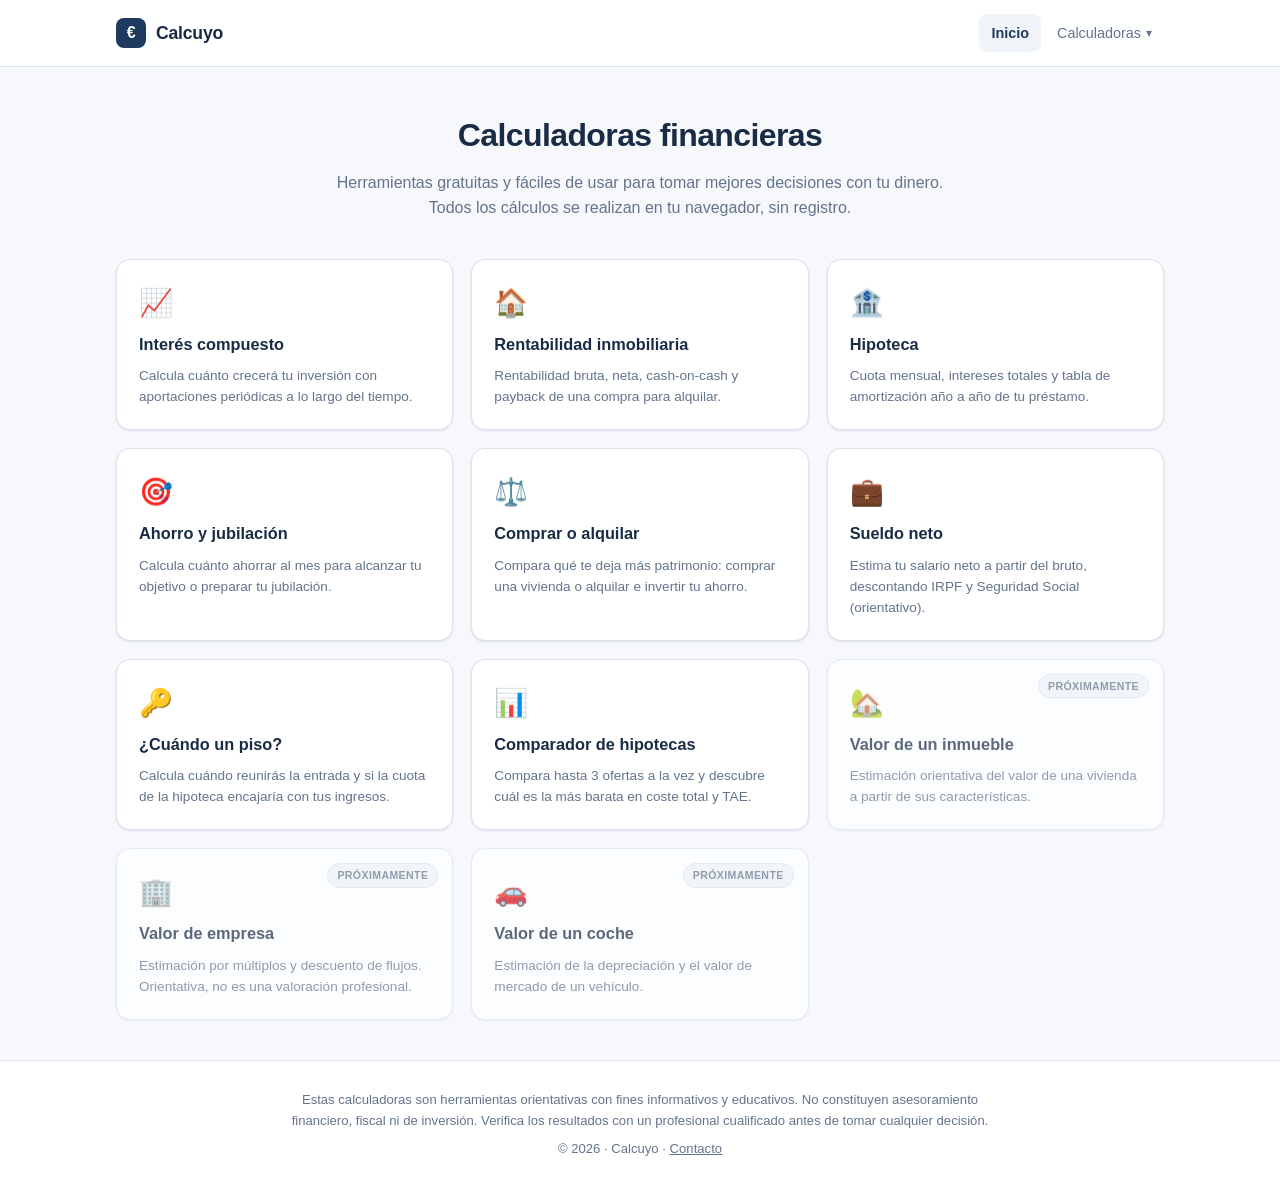
<file: index.html>
<!DOCTYPE html>
<html lang="es">
<head>
<meta charset="UTF-8">
<meta name="viewport" content="width=device-width, initial-scale=1.0">
<!-- Verificación de propiedad para Google Search Console -->
<meta name="google-site-verification" content="KNU61p3PMGlYBr0yV_U5eCrznj9JNH6V3RCgdyPIXgY" />
<title>Calculadoras financieras gratis online | Calcuyo</title>
<meta name="description" content="Calculadoras financieras gratuitas y sin registro: interés compuesto, rentabilidad de un piso de alquiler y más. Resultados al instante en tu navegador.">
<link rel="canonical" href="https://calcuyo.com/">
<!-- Open Graph (previsualización al compartir en WhatsApp, Facebook, LinkedIn, Telegram…) -->
<meta property="og:type" content="website">
<meta property="og:site_name" content="Calcuyo">
<meta property="og:title" content="Calculadoras financieras gratis online | Calcuyo">
<meta property="og:description" content="Calculadoras financieras gratuitas y sin registro: interés compuesto, rentabilidad de un piso de alquiler, hipoteca, ahorro y más.">
<meta property="og:url" content="https://calcuyo.com/">
<meta property="og:image" content="https://calcuyo.com/assets/og-image.png">
<meta property="og:image:width" content="1200">
<meta property="og:image:height" content="630">
<!-- Twitter / X -->
<meta name="twitter:card" content="summary_large_image">
<meta name="twitter:title" content="Calculadoras financieras gratis online | Calcuyo">
<meta name="twitter:description" content="Interés compuesto, rentabilidad inmobiliaria, hipoteca, ahorro y mucho más. Sin registro.">
<meta name="twitter:image" content="https://calcuyo.com/assets/og-image.png">
<link rel="icon" type="image/svg+xml" href="assets/favicon.svg">
<link rel="stylesheet" href="assets/styles.css">
<script defer src="assets/nav.js"></script>
</head>
<body>

  <!-- ===== Barra superior ===== -->
  <div class="topbar">
    <div class="inner">
      <a class="brand" href="index.html">
        <span class="logo">€</span>
        <span class="name">Calcuyo</span>
      </a>
      <nav class="topnav" id="site-nav"></nav>
    </div>
  </div>

  <div class="container">
    <div class="page-head">
      <h1>Calculadoras financieras</h1>
      <p>Herramientas gratuitas y fáciles de usar para tomar mejores decisiones con tu dinero. Todos los cálculos se realizan en tu navegador, sin registro.</p>
    </div>

    <!-- ===== Tarjetas de herramientas ===== -->
    <div class="cards">

      <a class="tool-card" href="interes-compuesto.html">
        <div class="ico">📈</div>
        <h3>Interés compuesto</h3>
        <p>Calcula cuánto crecerá tu inversión con aportaciones periódicas a lo largo del tiempo.</p>
      </a>

      <a class="tool-card" href="rentabilidad-inmobiliaria.html">
        <div class="ico">🏠</div>
        <h3>Rentabilidad inmobiliaria</h3>
        <p>Rentabilidad bruta, neta, cash-on-cash y payback de una compra para alquilar.</p>
      </a>

      <a class="tool-card" href="hipoteca.html">
        <div class="ico">🏦</div>
        <h3>Hipoteca</h3>
        <p>Cuota mensual, intereses totales y tabla de amortización año a año de tu préstamo.</p>
      </a>

      <a class="tool-card" href="ahorro.html">
        <div class="ico">🎯</div>
        <h3>Ahorro y jubilación</h3>
        <p>Calcula cuánto ahorrar al mes para alcanzar tu objetivo o preparar tu jubilación.</p>
      </a>

      <a class="tool-card" href="comprar-vs-alquilar.html">
        <div class="ico">⚖️</div>
        <h3>Comprar o alquilar</h3>
        <p>Compara qué te deja más patrimonio: comprar una vivienda o alquilar e invertir tu ahorro.</p>
      </a>

      <a class="tool-card" href="sueldo-neto.html">
        <div class="ico">💼</div>
        <h3>Sueldo neto</h3>
        <p>Estima tu salario neto a partir del bruto, descontando IRPF y Seguridad Social (orientativo).</p>
      </a>

      <a class="tool-card" href="cuando-comprar-piso.html">
        <div class="ico">🔑</div>
        <h3>¿Cuándo un piso?</h3>
        <p>Calcula cuándo reunirás la entrada y si la cuota de la hipoteca encajaría con tus ingresos.</p>
      </a>

      <a class="tool-card" href="comparador-hipotecas.html">
        <div class="ico">📊</div>
        <h3>Comparador de hipotecas</h3>
        <p>Compara hasta 3 ofertas a la vez y descubre cuál es la más barata en coste total y TAE.</p>
      </a>

      <!-- Próximamente: añadir el href cuando estén listas -->
      <div class="tool-card soon">
        <span class="badge">Próximamente</span>
        <div class="ico">🏡</div>
        <h3>Valor de un inmueble</h3>
        <p>Estimación orientativa del valor de una vivienda a partir de sus características.</p>
      </div>

      <div class="tool-card soon">
        <span class="badge">Próximamente</span>
        <div class="ico">🏢</div>
        <h3>Valor de empresa</h3>
        <p>Estimación por múltiplos y descuento de flujos. Orientativa, no es una valoración profesional.</p>
      </div>

      <div class="tool-card soon">
        <span class="badge">Próximamente</span>
        <div class="ico">🚗</div>
        <h3>Valor de un coche</h3>
        <p>Estimación de la depreciación y el valor de mercado de un vehículo.</p>
      </div>

    </div>
  </div>

  <!-- ===== Pie ===== -->
  <footer>
    <p class="disclaimer">
      Estas calculadoras son herramientas orientativas con fines informativos y educativos.
      No constituyen asesoramiento financiero, fiscal ni de inversión. Verifica los resultados
      con un profesional cualificado antes de tomar cualquier decisión.
    </p>
    <p>© 2026 · Calcuyo · <a href="contacto.html" style="color:inherit">Contacto</a></p>
  </footer>

</body>
</html>
</file>
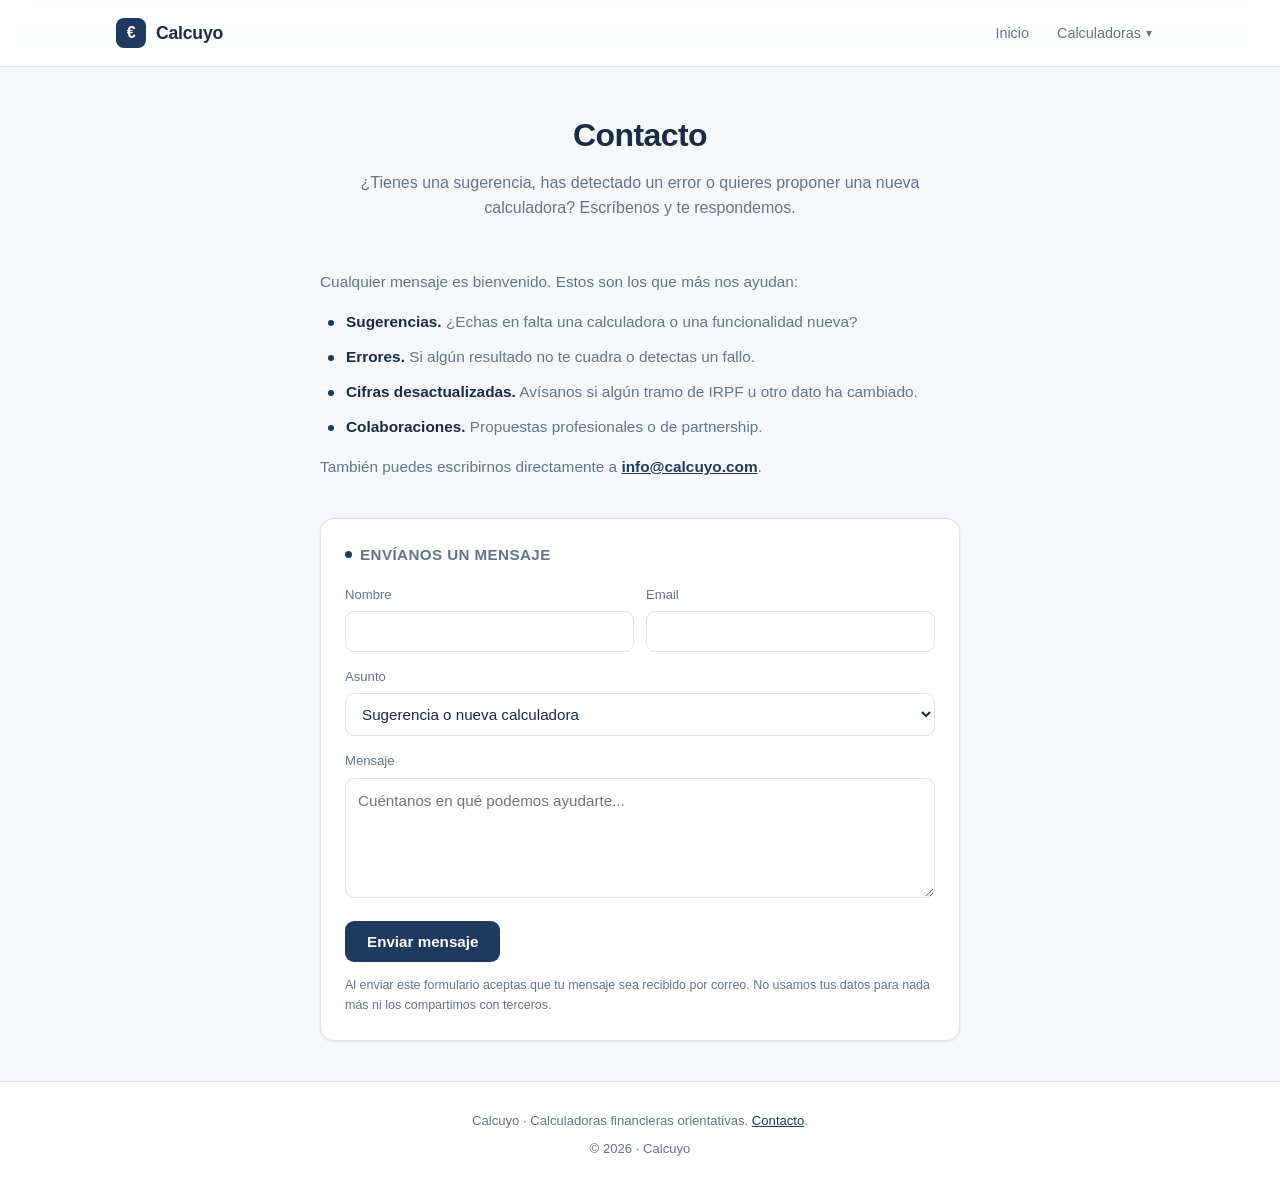
<file: contacto.html>
<!DOCTYPE html>
<html lang="es">
<head>
<meta charset="UTF-8">
<meta name="viewport" content="width=device-width, initial-scale=1.0">
<title>Contacto | Calcuyo</title>
<meta name="description" content="¿Tienes alguna sugerencia o has detectado un error en alguna calculadora? Escríbenos.">
<link rel="canonical" href="https://calcuyo.com/contacto.html">
<meta property="og:type" content="website">
<meta property="og:site_name" content="Calcuyo">
<meta property="og:title" content="Contacto | Calcuyo">
<meta property="og:description" content="¿Una sugerencia o has detectado un error? Escríbenos.">
<meta property="og:url" content="https://calcuyo.com/contacto.html">
<meta property="og:image" content="https://calcuyo.com/assets/og-image.png">
<meta property="og:image:width" content="1200">
<meta property="og:image:height" content="630">
<meta name="twitter:card" content="summary_large_image">
<meta name="twitter:image" content="https://calcuyo.com/assets/og-image.png">
<link rel="icon" type="image/svg+xml" href="assets/favicon.svg">
<link rel="stylesheet" href="assets/styles.css">
<script defer src="assets/nav.js"></script>
</head>
<body>

  <div class="topbar">
    <div class="inner">
      <a class="brand" href="index.html">
        <span class="logo">€</span>
        <span class="name">Calcuyo</span>
      </a>
      <nav class="topnav" id="site-nav"></nav>
    </div>
  </div>

  <div class="container">
    <div class="page-head">
      <h1>Contacto</h1>
      <p>¿Tienes una sugerencia, has detectado un error o quieres proponer una nueva calculadora? Escríbenos y te respondemos.</p>
    </div>

    <!-- Todo el contenido (texto + formulario) en un mismo ancho centrado para que se vea alineado -->
    <div class="content" style="max-width:640px;margin:0 auto;padding-bottom:24px">
      <p>Cualquier mensaje es bienvenido. Estos son los que más nos ayudan:</p>
      <ul>
        <li><strong>Sugerencias.</strong> ¿Echas en falta una calculadora o una funcionalidad nueva?</li>
        <li><strong>Errores.</strong> Si algún resultado no te cuadra o detectas un fallo.</li>
        <li><strong>Cifras desactualizadas.</strong> Avísanos si algún tramo de IRPF u otro dato ha cambiado.</li>
        <li><strong>Colaboraciones.</strong> Propuestas profesionales o de partnership.</li>
      </ul>
      <p>
        También puedes escribirnos directamente a
        <a href="mailto:info@calcuyo.com" style="color:var(--accent);font-weight:600">info@calcuyo.com</a>.
      </p>
    </div>

    <!-- Formulario al mismo ancho que el texto, para que quede todo alineado -->
    <div style="max-width:640px;margin:0 auto 40px">
      <div class="card">
        <h2><span class="dot"></span>Envíanos un mensaje</h2>

        <!--
          Formulario procesado por Netlify Forms (sin backend).
          - data-netlify="true" → Netlify detecta el form en el build.
          - data-netlify-honeypot → campo trampa anti-bots, oculto al usuario.
          - El campo oculto "form-name" identifica el formulario en Netlify.
        -->
        <form name="contacto"
              method="POST"
              action="/gracias.html"
              data-netlify="true"
              data-netlify-honeypot="bot-field">
          <input type="hidden" name="form-name" value="contacto">
          <p style="display:none">
            <label>No rellenes esto si eres humano: <input name="bot-field"></label>
          </p>

          <div class="row">
            <div class="field">
              <label for="cf_name">Nombre</label>
              <input type="text" id="cf_name" name="nombre" required>
            </div>
            <div class="field">
              <label for="cf_email">Email</label>
              <input type="email" id="cf_email" name="email" required>
            </div>
          </div>

          <div class="field">
            <label for="cf_subject">Asunto</label>
            <select id="cf_subject" name="asunto">
              <option value="Sugerencia">Sugerencia o nueva calculadora</option>
              <option value="Error">Error o fallo</option>
              <option value="Cifras">Cifras desactualizadas</option>
              <option value="Colaboracion">Colaboración / partnership</option>
              <option value="Otro">Otro</option>
            </select>
          </div>

          <div class="field">
            <label for="cf_message">Mensaje</label>
            <textarea id="cf_message" name="mensaje" required placeholder="Cuéntanos en qué podemos ayudarte..."></textarea>
          </div>

          <button type="submit" class="btn-primary">Enviar mensaje</button>

          <p class="note" style="margin-top:14px">
            Al enviar este formulario aceptas que tu mensaje sea recibido por correo.
            No usamos tus datos para nada más ni los compartimos con terceros.
          </p>
        </form>
      </div>
    </div>
  </div>

  <footer>
    <p class="disclaimer">
      Calcuyo · Calculadoras financieras orientativas. <a href="contacto.html" style="color:var(--accent)">Contacto</a>.
    </p>
    <p>© 2026 · Calcuyo</p>
  </footer>

</body>
</html>
</file>
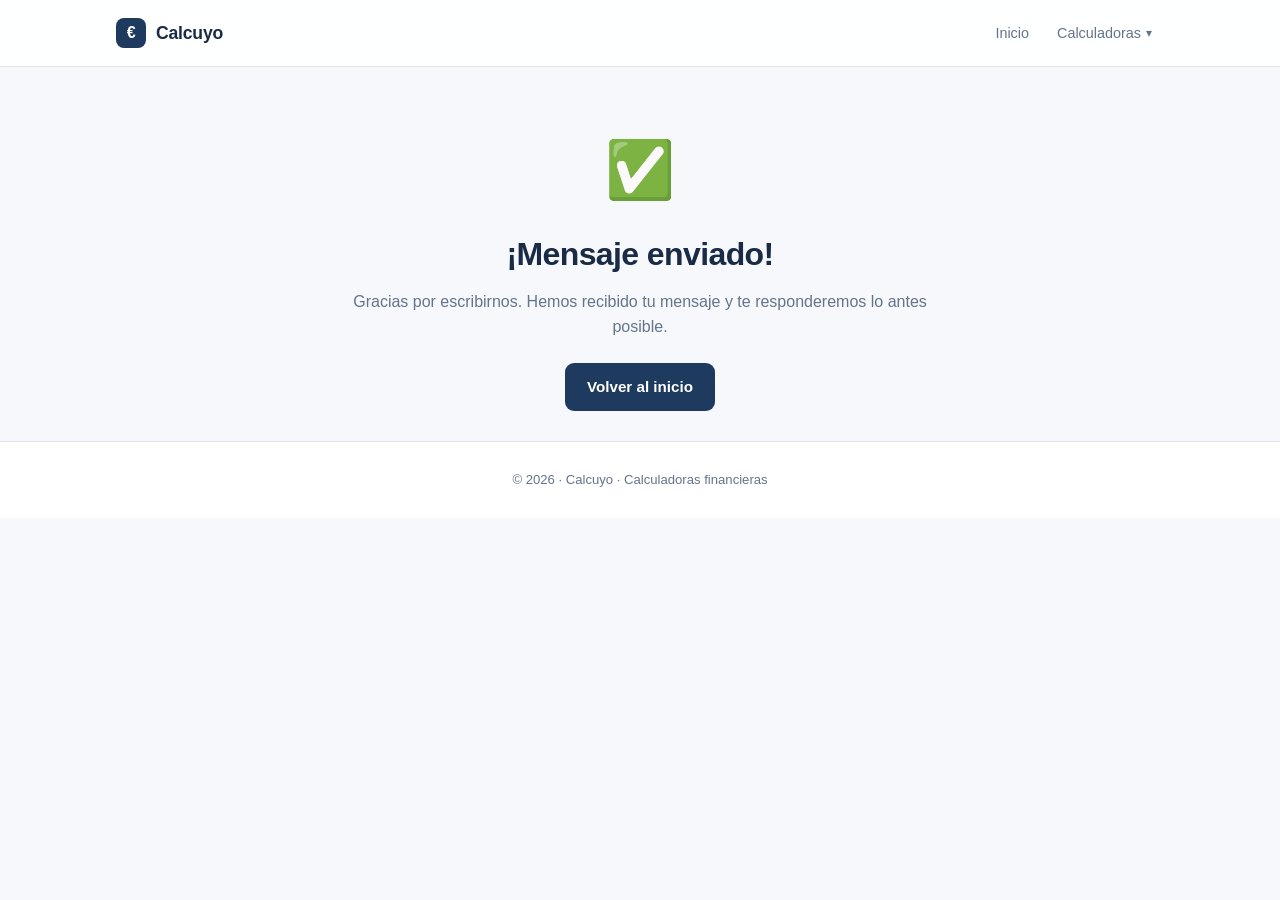
<file: gracias.html>
<!DOCTYPE html>
<html lang="es">
<head>
<meta charset="UTF-8">
<meta name="viewport" content="width=device-width, initial-scale=1.0">
<title>Mensaje enviado | Calcuyo</title>
<meta name="robots" content="noindex">
<link rel="icon" type="image/svg+xml" href="assets/favicon.svg">
<link rel="stylesheet" href="assets/styles.css">
<script defer src="assets/nav.js"></script>
</head>
<body>

  <div class="topbar">
    <div class="inner">
      <a class="brand" href="index.html">
        <span class="logo">€</span>
        <span class="name">Calcuyo</span>
      </a>
      <nav class="topnav" id="site-nav"></nav>
    </div>
  </div>

  <div class="container">
    <div class="page-head" style="padding:60px 0 30px">
      <div style="font-size:3.5rem;margin-bottom:16px">✅</div>
      <h1>¡Mensaje enviado!</h1>
      <p>Gracias por escribirnos. Hemos recibido tu mensaje y te responderemos lo antes posible.</p>
      <p style="margin-top:24px">
        <a href="index.html" class="btn-primary" style="text-decoration:none;display:inline-block">Volver al inicio</a>
      </p>
    </div>
  </div>

  <footer>
    <p>© 2026 · Calcuyo · Calculadoras financieras</p>
  </footer>

</body>
</html>
</file>
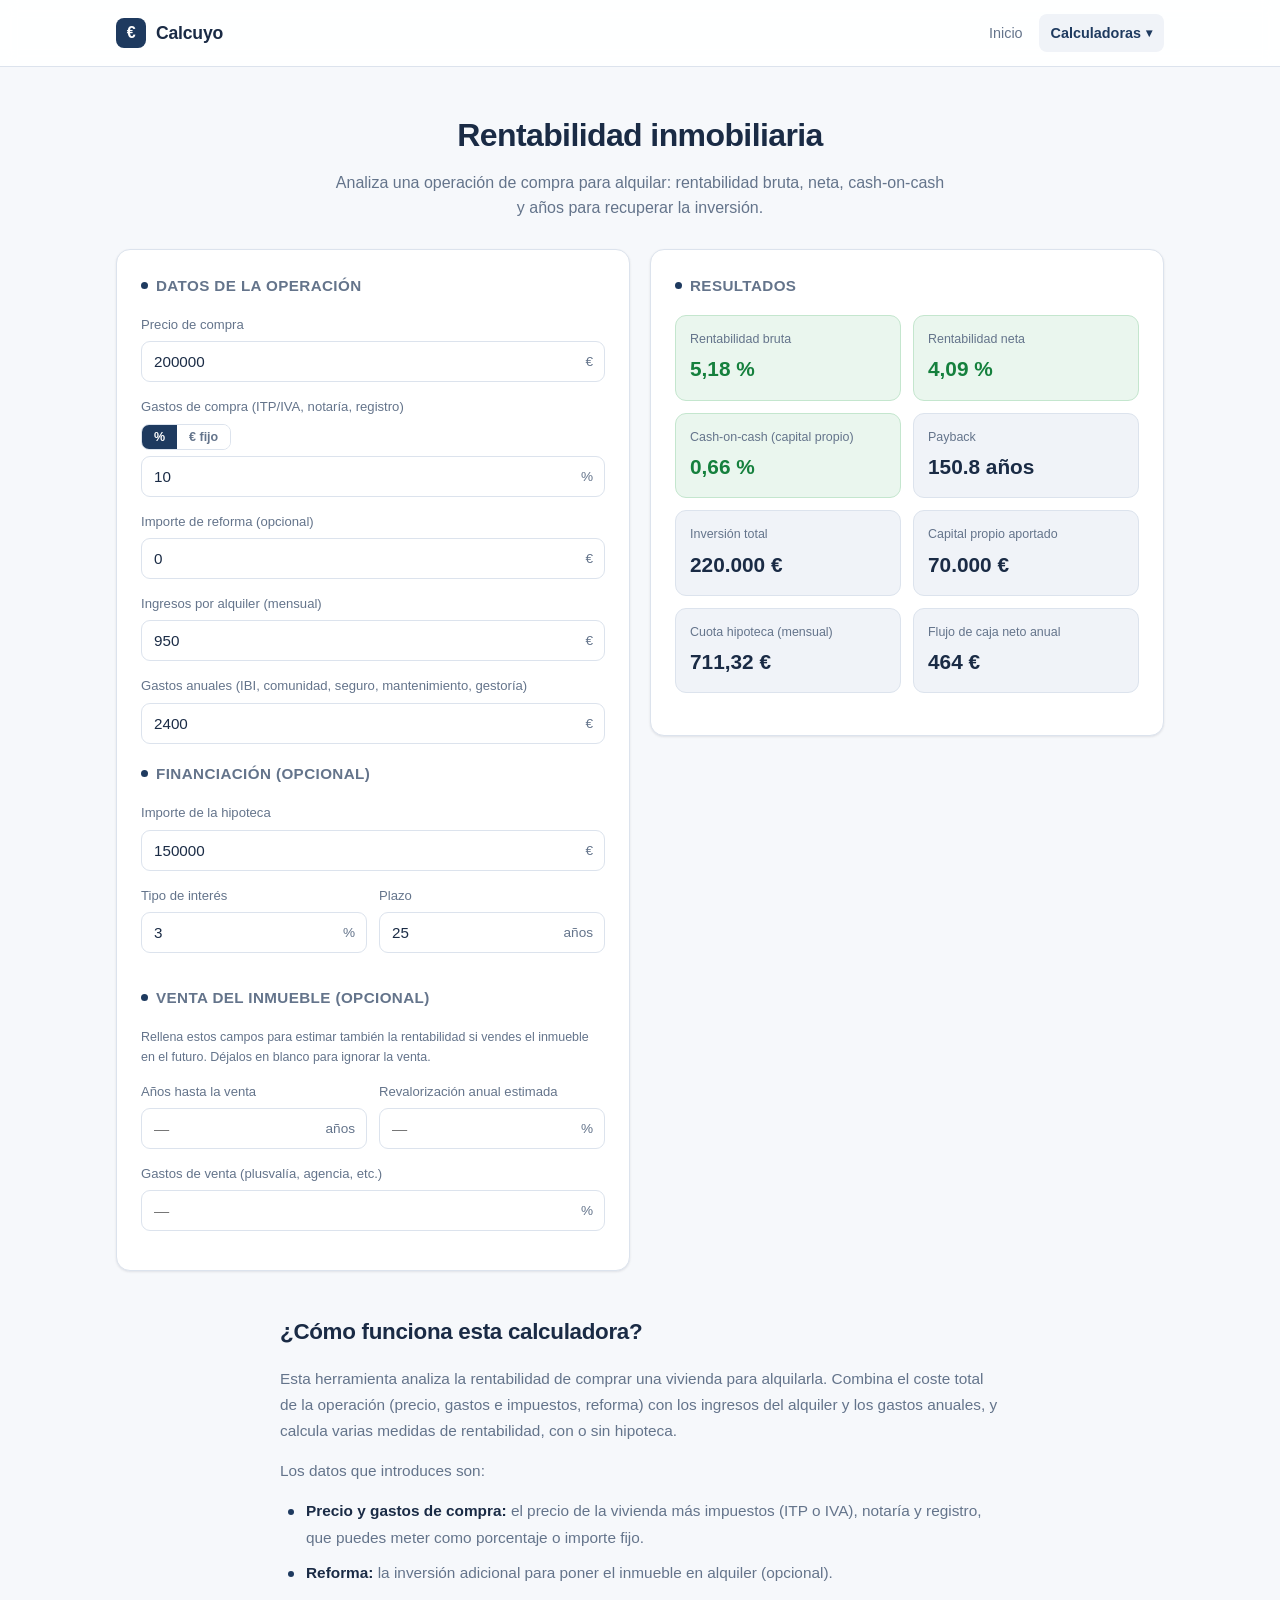
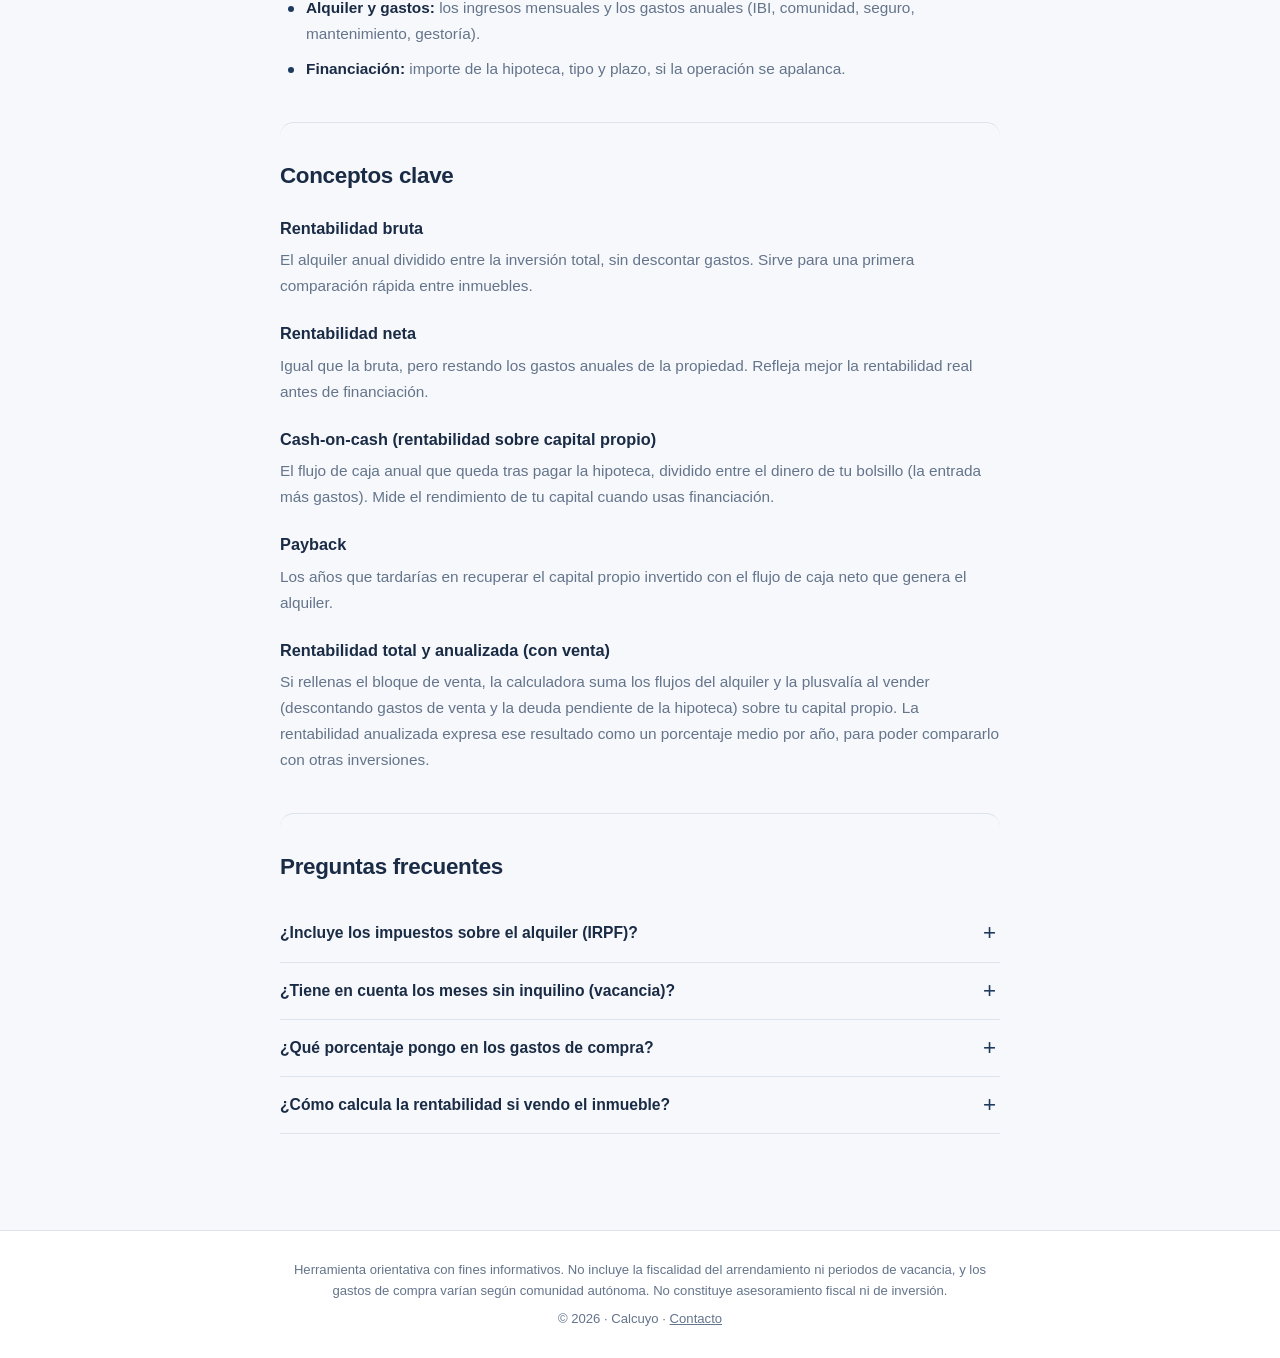
<file: rentabilidad-inmobiliaria.html>
<!DOCTYPE html>
<html lang="es">
<head>
<meta charset="UTF-8">
<meta name="viewport" content="width=device-width, initial-scale=1.0">
<title>Calculadora de rentabilidad de alquiler | Calcuyo</title>
<meta name="description" content="Calcula la rentabilidad de un piso de alquiler: rentabilidad bruta, neta, cash-on-cash y años de payback, con o sin hipoteca. Gratis y al instante.">
<link rel="canonical" href="https://calcuyo.com/rentabilidad-inmobiliaria.html">
<meta property="og:type" content="website">
<meta property="og:site_name" content="Calcuyo">
<meta property="og:title" content="Calculadora de rentabilidad de alquiler | Calcuyo">
<meta property="og:description" content="Rentabilidad bruta, neta, cash-on-cash y payback de una inversión inmobiliaria.">
<meta property="og:url" content="https://calcuyo.com/rentabilidad-inmobiliaria.html">
<meta property="og:image" content="https://calcuyo.com/assets/og-image.png">
<meta property="og:image:width" content="1200">
<meta property="og:image:height" content="630">
<meta name="twitter:card" content="summary_large_image">
<meta name="twitter:image" content="https://calcuyo.com/assets/og-image.png">
<link rel="icon" type="image/svg+xml" href="assets/favicon.svg">
<link rel="stylesheet" href="assets/styles.css">
<script defer src="assets/nav.js"></script>
</head>
<body>

  <div class="topbar">
    <div class="inner">
      <a class="brand" href="index.html">
        <span class="logo">€</span>
        <span class="name">Calcuyo</span>
      </a>
      <nav class="topnav" id="site-nav"></nav>
    </div>
  </div>

  <div class="container">
    <div class="page-head">
      <h1>Rentabilidad inmobiliaria</h1>
      <p>Analiza una operación de compra para alquilar: rentabilidad bruta, neta, cash-on-cash y años para recuperar la inversión.</p>
    </div>

    <div class="grid">

      <!-- Formulario -->
      <div class="card">
        <h2><span class="dot"></span>Datos de la operación</h2>

        <div class="field">
          <label>Precio de compra</label>
          <div class="input-wrap">
            <input type="number" id="r_price" class="has-suffix" value="200000" min="0" step="1000">
            <span class="suffix">€</span>
          </div>
        </div>

        <div class="field">
          <label>Gastos de compra (ITP/IVA, notaría, registro)</label>
          <div class="seg" id="r_costMode">
            <button type="button" class="active" data-mode="pct">%</button>
            <button type="button" data-mode="abs">€ fijo</button>
          </div>
          <div class="input-wrap">
            <input type="number" id="r_costs" class="has-suffix" value="10" min="0" step="0.5">
            <span class="suffix" id="r_costsSuffix">%</span>
          </div>
        </div>

        <div class="field">
          <label>Importe de reforma (opcional)</label>
          <div class="input-wrap">
            <input type="number" id="r_reform" class="has-suffix" value="0" min="0" step="500">
            <span class="suffix">€</span>
          </div>
        </div>

        <div class="field">
          <label>Ingresos por alquiler (mensual)</label>
          <div class="input-wrap">
            <input type="number" id="r_rent" class="has-suffix" value="950" min="0" step="25">
            <span class="suffix">€</span>
          </div>
        </div>

        <div class="field">
          <label>Gastos anuales (IBI, comunidad, seguro, mantenimiento, gestoría)</label>
          <div class="input-wrap">
            <input type="number" id="r_expenses" class="has-suffix" value="2400" min="0" step="100">
            <span class="suffix">€</span>
          </div>
        </div>

        <h2 style="margin-top:18px"><span class="dot"></span>Financiación (opcional)</h2>
        <div class="field">
          <label>Importe de la hipoteca</label>
          <div class="input-wrap">
            <input type="number" id="r_loan" class="has-suffix" value="150000" min="0" step="1000">
            <span class="suffix">€</span>
          </div>
        </div>
        <div class="row">
          <div class="field">
            <label>Tipo de interés</label>
            <div class="input-wrap">
              <input type="number" id="r_loanRate" class="has-suffix" value="3" min="0" step="0.1">
              <span class="suffix">%</span>
            </div>
          </div>
          <div class="field">
            <label>Plazo</label>
            <div class="input-wrap">
              <input type="number" id="r_loanYears" class="has-suffix" value="25" min="1" max="40" step="1">
              <span class="suffix">años</span>
            </div>
          </div>
        </div>

        <h2 style="margin-top:18px"><span class="dot"></span>Venta del inmueble (opcional)</h2>
        <p class="note" style="margin-top:0;margin-bottom:14px">Rellena estos campos para estimar también la rentabilidad si vendes el inmueble en el futuro. Déjalos en blanco para ignorar la venta.</p>
        <div class="row">
          <div class="field">
            <label>Años hasta la venta</label>
            <div class="input-wrap">
              <input type="number" id="r_holdYears" class="has-suffix" value="" min="0" max="50" step="1" placeholder="—">
              <span class="suffix">años</span>
            </div>
          </div>
          <div class="field">
            <label>Revalorización anual estimada</label>
            <div class="input-wrap">
              <input type="number" id="r_appreciation" class="has-suffix" value="" step="0.1" placeholder="—">
              <span class="suffix">%</span>
            </div>
          </div>
        </div>
        <div class="field">
          <label>Gastos de venta (plusvalía, agencia, etc.)</label>
          <div class="input-wrap">
            <input type="number" id="r_sellCosts" class="has-suffix" value="" min="0" step="0.5" placeholder="—">
            <span class="suffix">%</span>
          </div>
        </div>
      </div>

      <!-- Resultados -->
      <div class="card">
        <h2><span class="dot"></span>Resultados</h2>
        <div class="results">
          <div class="result-box positive">
            <div class="lbl">Rentabilidad bruta</div>
            <div class="val" id="r_gross">—</div>
          </div>
          <div class="result-box positive">
            <div class="lbl">Rentabilidad neta</div>
            <div class="val" id="r_net">—</div>
          </div>
          <div class="result-box positive">
            <div class="lbl">Cash-on-cash (capital propio)</div>
            <div class="val" id="r_coc">—</div>
          </div>
          <div class="result-box">
            <div class="lbl">Payback</div>
            <div class="val" id="r_payback">—</div>
          </div>
          <div class="result-box">
            <div class="lbl">Inversión total</div>
            <div class="val" id="r_totalInv">—</div>
          </div>
          <div class="result-box">
            <div class="lbl">Capital propio aportado</div>
            <div class="val" id="r_equity">—</div>
          </div>
          <div class="result-box">
            <div class="lbl">Cuota hipoteca (mensual)</div>
            <div class="val" id="r_mortgage">—</div>
          </div>
          <div class="result-box">
            <div class="lbl">Flujo de caja neto anual</div>
            <div class="val" id="r_cashflow">—</div>
          </div>
        </div>

        <!-- Resultados de la venta (solo si se rellenan los campos opcionales) -->
        <div id="r_saleResults" style="display:none">
          <h2><span class="dot"></span>Si vendes el inmueble</h2>
          <div class="results">
            <div class="result-box">
              <div class="lbl">Valor estimado de venta</div>
              <div class="val" id="r_saleValue">—</div>
            </div>
            <div class="result-box">
              <div class="lbl">Beneficio total (alquiler + venta)</div>
              <div class="val" id="r_totalProfit">—</div>
            </div>
            <div class="result-box positive">
              <div class="lbl">Rentabilidad total sobre capital</div>
              <div class="val" id="r_totalReturn">—</div>
            </div>
            <div class="result-box positive">
              <div class="lbl">Rentabilidad anualizada</div>
              <div class="val" id="r_annualReturn">—</div>
            </div>
          </div>
        </div>
      </div>

    </div>
  </div>

  <div class="container">
    <div class="content">

      <div class="card">
        <h2>¿Cómo funciona esta calculadora?</h2>
        <p>
          Esta herramienta analiza la rentabilidad de comprar una vivienda para alquilarla.
          Combina el coste total de la operación (precio, gastos e impuestos, reforma) con los
          ingresos del alquiler y los gastos anuales, y calcula varias medidas de rentabilidad,
          con o sin hipoteca.
        </p>
        <p>Los datos que introduces son:</p>
        <ul>
          <li><strong>Precio y gastos de compra:</strong> el precio de la vivienda más impuestos (ITP o IVA), notaría y registro, que puedes meter como porcentaje o importe fijo.</li>
          <li><strong>Reforma:</strong> la inversión adicional para poner el inmueble en alquiler (opcional).</li>
          <li><strong>Alquiler y gastos:</strong> los ingresos mensuales y los gastos anuales (IBI, comunidad, seguro, mantenimiento, gestoría).</li>
          <li><strong>Financiación:</strong> importe de la hipoteca, tipo y plazo, si la operación se apalanca.</li>
        </ul>
      </div>

      <div class="card">
        <h2>Conceptos clave</h2>
        <h3>Rentabilidad bruta</h3>
        <p>El alquiler anual dividido entre la inversión total, sin descontar gastos. Sirve para una primera comparación rápida entre inmuebles.</p>
        <h3>Rentabilidad neta</h3>
        <p>Igual que la bruta, pero restando los gastos anuales de la propiedad. Refleja mejor la rentabilidad real antes de financiación.</p>
        <h3>Cash-on-cash (rentabilidad sobre capital propio)</h3>
        <p>El flujo de caja anual que queda tras pagar la hipoteca, dividido entre el dinero de tu bolsillo (la entrada más gastos). Mide el rendimiento de tu capital cuando usas financiación.</p>
        <h3>Payback</h3>
        <p>Los años que tardarías en recuperar el capital propio invertido con el flujo de caja neto que genera el alquiler.</p>
        <h3>Rentabilidad total y anualizada (con venta)</h3>
        <p>Si rellenas el bloque de venta, la calculadora suma los flujos del alquiler y la plusvalía al vender (descontando gastos de venta y la deuda pendiente de la hipoteca) sobre tu capital propio. La rentabilidad anualizada expresa ese resultado como un porcentaje medio por año, para poder compararlo con otras inversiones.</p>
      </div>

      <div class="card faq">
        <h2>Preguntas frecuentes</h2>
        <details>
          <summary>¿Incluye los impuestos sobre el alquiler (IRPF)?</summary>
          <p>No. El cálculo es antes de la tributación de las rentas del alquiler. La fiscalidad depende de tu situación personal y de posibles reducciones; conviene consultarlo con un asesor fiscal.</p>
        </details>
        <details>
          <summary>¿Tiene en cuenta los meses sin inquilino (vacancia)?</summary>
          <p>No de forma automática. Si quieres ser prudente, reduce el alquiler mensual para reflejar una ocupación inferior al 100 %.</p>
        </details>
        <details>
          <summary>¿Qué porcentaje pongo en los gastos de compra?</summary>
          <p>Varía según la comunidad autónoma y si la vivienda es nueva (IVA) o de segunda mano (ITP). Como referencia orientativa se suele estimar en torno al 10-13 % del precio, pero verifica el tipo aplicable en tu caso.</p>
        </details>
        <details>
          <summary>¿Cómo calcula la rentabilidad si vendo el inmueble?</summary>
          <p>El bloque de venta es opcional. Asume que el inmueble se revaloriza al porcentaje anual que indiques, descuenta los gastos de venta y cancela la deuda pendiente de la hipoteca, y suma los flujos del alquiler durante el periodo. Es una estimación simplificada (alquiler constante, sin IRPF ni plusvalía municipal detallada); para un cálculo fiscal exacto consulta con un asesor.</p>
        </details>
      </div>

    </div>
  </div>

  <footer>
    <p class="disclaimer">
      Herramienta orientativa con fines informativos. No incluye la fiscalidad del arrendamiento
      ni periodos de vacancia, y los gastos de compra varían según comunidad autónoma. No constituye
      asesoramiento fiscal ni de inversión.
    </p>
    <p>© 2026 · Calcuyo · <a href="contacto.html" style="color:inherit">Contacto</a></p>
  </footer>

<script src="assets/utils.js"></script>
<script>
/* ===== Lógica de rentabilidad inmobiliaria ===== */
let costMode = 'pct';

document.getElementById('r_costMode').addEventListener('click', (e) => {
  if (!e.target.dataset.mode) return;
  costMode = e.target.dataset.mode;
  document.querySelectorAll('#r_costMode button').forEach(b => b.classList.toggle('active', b.dataset.mode === costMode));
  document.getElementById('r_costsSuffix').textContent = costMode === 'pct' ? '%' : '€';
  calcRealEstate();
});

// Cuota mensual — sistema de amortización francés
function monthlyPayment(loan, annualRate, years) {
  if (loan <= 0 || years <= 0) return 0;
  const i = annualRate / 100 / 12, n = years * 12;
  if (i === 0) return loan / n;
  return loan * i / (1 - Math.pow(1 + i, -n));
}

// Saldo pendiente de la hipoteca tras "yearsElapsed" años
function remainingBalance(loan, annualRate, totalYears, yearsElapsed) {
  if (loan <= 0 || totalYears <= 0) return 0;
  const i = annualRate / 100 / 12;
  const n = totalYears * 12;
  const k = Math.min(yearsElapsed, totalYears) * 12;   // meses transcurridos
  const pmt = monthlyPayment(loan, annualRate, totalYears);
  if (i === 0) return Math.max(0, loan - pmt * k);
  const bal = loan * Math.pow(1 + i, k) - pmt * ((Math.pow(1 + i, k) - 1) / i);
  return Math.max(0, bal);
}

function calcRealEstate() {
  const price = num('r_price'), reform = num('r_reform'), rentM = num('r_rent');
  const expenses = num('r_expenses'), loan = num('r_loan');
  const loanRate = num('r_loanRate'), loanYrs = num('r_loanYears');

  const costsVal = num('r_costs');
  const buyCosts = costMode === 'pct' ? price * costsVal / 100 : costsVal;

  const totalInvestment = price + buyCosts + reform;
  const equity = Math.max(0, totalInvestment - loan);
  const rentY = rentM * 12;

  const cuota = monthlyPayment(loan, loanRate, loanYrs);
  const annualDebt = cuota * 12;

  const gross = totalInvestment > 0 ? (rentY / totalInvestment) * 100 : NaN;
  const netIncome = rentY - expenses;
  const net = totalInvestment > 0 ? (netIncome / totalInvestment) * 100 : NaN;
  const cashflow = netIncome - annualDebt;
  const coc = equity > 0 ? (cashflow / equity) * 100 : (netIncome / totalInvestment) * 100;
  const payback = cashflow > 0 ? equity / cashflow : NaN;

  document.getElementById('r_gross').textContent    = pct(gross);
  document.getElementById('r_net').textContent      = pct(net);
  document.getElementById('r_coc').textContent       = pct(coc);
  document.getElementById('r_payback').textContent  = isFinite(payback) ? payback.toFixed(1) + ' años' : 'N/A';
  document.getElementById('r_totalInv').textContent = euro(totalInvestment);
  document.getElementById('r_equity').textContent   = euro(equity);
  document.getElementById('r_mortgage').textContent = euro2(cuota);

  const cfEl = document.getElementById('r_cashflow');
  cfEl.textContent = euro(cashflow);
  cfEl.closest('.result-box').classList.toggle('negative', cashflow < 0);

  // ===== Bloque opcional: venta del inmueble =====
  const holdYears = num('r_holdYears');
  const saleBox = document.getElementById('r_saleResults');

  if (holdYears > 0) {
    const apprec = num('r_appreciation') / 100;          // revalorización anual
    const sellCostPct = num('r_sellCosts') / 100;        // gastos de venta

    // Valor de venta = precio revalorizado durante los años de tenencia
    const saleValue = price * Math.pow(1 + apprec, holdYears);
    const sellCosts = saleValue * sellCostPct;

    // Deuda pendiente al momento de la venta
    const debtLeft = remainingBalance(loan, loanRate, loanYrs, holdYears);

    // Dinero neto que recibes al vender (descontando gastos y cancelando hipoteca)
    const netSaleProceeds = saleValue - sellCosts - debtLeft;

    // Flujo de caja acumulado del alquiler durante la tenencia (simplificado, alquiler constante)
    const accumulatedCashflow = cashflow * holdYears;

    // Beneficio total = lo que recuperas al vender + flujos del alquiler − capital propio aportado
    const totalProfit = netSaleProceeds + accumulatedCashflow - equity;

    // Rentabilidad total y anualizada sobre el capital propio
    const totalReturn = equity > 0 ? (totalProfit / equity) * 100 : NaN;
    const finalEquity = equity + totalProfit;
    const annualReturn = (equity > 0 && finalEquity > 0)
      ? (Math.pow(finalEquity / equity, 1 / holdYears) - 1) * 100
      : NaN;

    document.getElementById('r_saleValue').textContent  = euro(saleValue);
    const tpEl = document.getElementById('r_totalProfit');
    tpEl.textContent = euro(totalProfit);
    tpEl.closest('.result-box').classList.toggle('negative', totalProfit < 0);
    document.getElementById('r_totalReturn').textContent  = pct(totalReturn);
    document.getElementById('r_annualReturn').textContent = pct(annualReturn);

    saleBox.style.display = 'block';
  } else {
    saleBox.style.display = 'none';
  }
}

['r_price','r_costs','r_reform','r_rent','r_expenses','r_loan','r_loanRate','r_loanYears',
 'r_holdYears','r_appreciation','r_sellCosts'].forEach(id =>
  document.getElementById(id).addEventListener('input', calcRealEstate));
calcRealEstate();
</script>
</body>
</html>
</file>
<file: assets/styles.css>
/* =================================================================
   ESTILOS COMPARTIDOS — Suite de calculadoras
   Tema CLARO y sobrio · blanco + azul marino + verde apagado
   ================================================================= */

:root {
  --bg:          #f6f8fb;   /* fondo gris muy claro */
  --bg-panel:    #ffffff;   /* paneles blancos */
  --bg-input:    #ffffff;
  --bg-soft:     #f0f3f8;   /* relleno sutil (resultados neutros) */
  --border:      #dce3ed;   /* bordes grises claros */
  --text:        #1a2b45;   /* gris azulado oscuro para texto */
  --text-dim:    #64748b;   /* texto secundario */
  --accent:      #1e3a5f;   /* azul marino sobrio */
  --accent-hover:#16314f;
  --green:       #15803d;   /* verde apagado para positivos */
  --green-soft:  #eaf6ee;
  --red:         #b91c1c;
  --shadow:      0 1px 3px rgba(16,24,40,0.06), 0 1px 2px rgba(16,24,40,0.04);
  --shadow-lg:   0 4px 16px rgba(16,24,40,0.08);
}

* { box-sizing: border-box; margin: 0; padding: 0; }

body {
  font-family: -apple-system, BlinkMacSystemFont, "Segoe UI", Roboto, Helvetica, Arial, sans-serif;
  background: var(--bg);
  color: var(--text);
  min-height: 100vh;
  line-height: 1.55;
  -webkit-font-smoothing: antialiased;
}

.container { max-width: 1080px; margin: 0 auto; padding: 0 16px; }

/* ====== Barra de navegación superior ====== */
.topbar {
  border-bottom: 1px solid var(--border);
  background: rgba(255,255,255,0.9);
  backdrop-filter: blur(8px);
  position: sticky; top: 0; z-index: 50;
}
.topbar .inner {
  max-width: 1080px; margin: 0 auto; padding: 14px 16px;
  display: flex; align-items: center; justify-content: space-between; gap: 16px;
}
.brand {
  font-weight: 700; font-size: 1.1rem; text-decoration: none;
  display: flex; align-items: center; gap: 10px; color: var(--text);
  letter-spacing: -0.2px;
}
.brand .logo {
  width: 30px; height: 30px; border-radius: 8px;
  background: var(--accent);
  color: #fff;
  display: grid; place-items: center; font-size: 1rem; font-weight: 700;
}
.brand span.name { color: var(--text); }
/* La barra de navegación NO debe envolverse: con flex-wrap el dropdown se rompe.
   Si no cabe, en móvil reducimos paddings/tamaños abajo en el media query. */
.topnav { display: flex; gap: 4px; flex-wrap: nowrap; align-items: center; }
.topnav > a {
  color: var(--text-dim); text-decoration: none; font-size: 0.9rem; font-weight: 500;
  padding: 8px 12px; border-radius: 8px; transition: all 0.15s; white-space: nowrap;
}
.topnav > a:hover { color: var(--text); background: var(--bg-soft); }
.topnav > a.active { color: var(--accent); background: var(--bg-soft); font-weight: 600; }

/* ====== Menú desplegable de calculadoras ====== */
.dropdown { position: relative; display: inline-block; }
.dropbtn {
  background: transparent; border: none; font: inherit; cursor: pointer;
  color: var(--text-dim); font-size: 0.9rem; font-weight: 500;
  padding: 8px 12px; border-radius: 8px; display: inline-flex; align-items: center; gap: 5px;
  transition: all 0.15s; white-space: nowrap;
}
.dropbtn:hover { color: var(--text); background: var(--bg-soft); }
.dropdown.active .dropbtn { color: var(--accent); background: var(--bg-soft); font-weight: 600; }
.caret { font-size: 0.75rem; transition: transform 0.2s; display: inline-block; }
.dropdown.open .caret { transform: rotate(180deg); }

/* El desplegable está oculto por defecto y solo aparece cuando hay .open */
.dropmenu {
  display: none !important;
  position: absolute; right: 0; top: calc(100% + 6px);
  background: var(--bg-panel); border: 1px solid var(--border); border-radius: 12px;
  box-shadow: var(--shadow-lg); min-width: 240px; padding: 6px; z-index: 60;
}
.dropdown.open .dropmenu { display: block !important; }
.dropmenu a {
  display: block; padding: 10px 12px; border-radius: 8px;
  color: var(--text-dim); text-decoration: none; font-size: 0.9rem; font-weight: 500; white-space: nowrap;
}
.dropmenu a:hover { background: var(--bg-soft); color: var(--text); }
.dropmenu a.active { color: var(--accent); background: var(--bg-soft); font-weight: 600; }

/* ====== Adaptación a móvil ======
   En pantallas estrechas reducimos la barra y hacemos que el desplegable
   ocupe casi todo el ancho de la pantalla, no solo el ancho del botón. */
@media (max-width: 600px) {
  .topbar .inner { padding: 12px 14px; gap: 10px; }
  .brand { font-size: 1rem; }
  .topnav { gap: 2px; }
  .topnav > a, .dropbtn { padding: 7px 9px; font-size: 0.85rem; }
  .dropmenu {
    position: fixed;            /* anclado a la ventana, no al botón */
    top: 60px;                  /* justo debajo de la barra */
    left: 12px; right: 12px;    /* full-width con un poco de margen */
    min-width: 0;
  }
}

/* ====== Hero / cabecera de página ====== */
.page-head { text-align: center; padding: 44px 0 28px; }
.page-head h1 {
  font-size: 2rem; font-weight: 700; letter-spacing: -0.6px; color: var(--text);
}
.page-head p { color: var(--text-dim); margin-top: 10px; max-width: 620px; margin-left: auto; margin-right: auto; }

/* ====== Home: tarjetas de calculadoras ====== */
.cards { display: grid; grid-template-columns: repeat(3,1fr); gap: 18px; padding: 10px 0 40px; }
@media (max-width: 820px) { .cards { grid-template-columns: 1fr 1fr; } }
@media (max-width: 540px) { .cards { grid-template-columns: 1fr; } }

.tool-card {
  background: var(--bg-panel); border: 1px solid var(--border); border-radius: 14px;
  padding: 22px; text-decoration: none; color: var(--text);
  transition: transform 0.18s, border-color 0.18s, box-shadow 0.18s;
  display: flex; flex-direction: column; gap: 8px; position: relative; overflow: hidden;
  box-shadow: var(--shadow);
}
.tool-card:hover { transform: translateY(-3px); border-color: var(--accent); box-shadow: var(--shadow-lg); }
.tool-card .ico { font-size: 1.7rem; }
.tool-card h3 { font-size: 1.02rem; font-weight: 600; }
.tool-card p { font-size: 0.85rem; color: var(--text-dim); }
.tool-card.soon { opacity: 0.7; pointer-events: none; }
.badge {
  position: absolute; top: 14px; right: 14px; font-size: 0.66rem; font-weight: 600;
  background: var(--bg-soft); border: 1px solid var(--border); color: var(--text-dim);
  padding: 3px 9px; border-radius: 99px; text-transform: uppercase; letter-spacing: 0.4px;
}

/* ====== Tarjetas / paneles genéricos ====== */
.grid { display: grid; grid-template-columns: 1fr 1fr; gap: 20px; align-items: start; padding-bottom: 24px; }
@media (max-width: 820px) { .grid { grid-template-columns: 1fr; } }

.card {
  background: var(--bg-panel); border: 1px solid var(--border); border-radius: 14px;
  padding: 24px; box-shadow: var(--shadow);
}
.card h2 { font-size: 0.95rem; margin-bottom: 18px; display: flex; align-items: center; gap: 8px;
  text-transform: uppercase; letter-spacing: 0.4px; color: var(--text-dim); font-weight: 600; }
.card h2 .dot { width: 7px; height: 7px; border-radius: 50%; background: var(--accent); }

/* ====== Inputs ====== */
.field { margin-bottom: 15px; }
.field label { display: block; font-size: 0.82rem; color: var(--text-dim); margin-bottom: 6px; font-weight: 500; }
.input-wrap { position: relative; display: flex; align-items: center; }
input[type="number"], input[type="text"], input[type="email"], select, textarea {
  width: 100%; padding: 11px 12px; background: var(--bg-input);
  border: 1px solid var(--border); border-radius: 9px; color: var(--text);
  font-size: 0.95rem; transition: border-color 0.15s, box-shadow 0.15s;
  font-family: inherit;
}
textarea { resize: vertical; min-height: 120px; line-height: 1.5; }
input:focus, select:focus, textarea:focus { outline: none; border-color: var(--accent); box-shadow: 0 0 0 3px rgba(30,58,95,0.12); }

/* Botón primario reutilizable */
.btn-primary {
  background: var(--accent); color: #fff; border: none; cursor: pointer;
  padding: 12px 22px; border-radius: 9px; font-size: 0.95rem; font-weight: 600;
  font-family: inherit; transition: background 0.15s;
}
.btn-primary:hover { background: var(--accent-hover); }
.btn-primary:disabled { opacity: 0.6; cursor: not-allowed; }
.suffix { position: absolute; right: 12px; color: var(--text-dim); font-size: 0.85rem; pointer-events: none; }
input.has-suffix { padding-right: 32px; }
/* En las filas de dos columnas, los inputs deben quedar siempre al mismo nivel,
   aunque un label ocupe más líneas que el otro. */
.row { display: flex; gap: 12px; align-items: stretch; }
.row .field { flex: 1; display: flex; flex-direction: column; }
.row .field .input-wrap { margin-top: auto; }

.seg { display: inline-flex; border: 1px solid var(--border); border-radius: 8px; overflow: hidden; margin-bottom: 6px; }
.seg button { background: var(--bg-panel); border: none; color: var(--text-dim); padding: 5px 12px; font-size: 0.78rem; cursor: pointer; font-weight: 600; }
.seg button.active { background: var(--accent); color: #fff; }

/* ====== Resultados ====== */
.results { display: grid; grid-template-columns: 1fr 1fr; gap: 12px; margin-bottom: 18px; }
@media (max-width: 480px) { .results { grid-template-columns: 1fr; } }
.result-box { background: var(--bg-soft); border: 1px solid var(--border); border-radius: 11px; padding: 14px; }
.result-box .lbl { font-size: 0.78rem; color: var(--text-dim); margin-bottom: 4px; }
.result-box .val { font-size: 1.3rem; font-weight: 700; color: var(--text); }
.result-box.positive { border-color: #c4e6ce; background: var(--green-soft); }
.result-box.positive .val { color: var(--green); }
.result-box.negative .val { color: var(--red); }

.chart-box { margin-top: 8px; position: relative; height: 280px; }
.note { font-size: 0.78rem; color: var(--text-dim); margin-top: 14px; line-height: 1.6; }

/* ====== Botón compartir resultados ====== */
.share-wrap { position: relative; display: inline-block; margin-left: auto; }
/* Reseteamos los heredados del h2 (uppercase + letter-spacing) para que el botón se lea bien */
.share-btn {
  background: var(--accent); color: #fff; border: none; cursor: pointer;
  padding: 7px 14px; border-radius: 8px; font-size: 0.82rem; font-weight: 600;
  display: inline-flex; align-items: center; gap: 6px; transition: background 0.15s;
  text-transform: none; letter-spacing: 0; line-height: 1; font-family: inherit;
}
.share-btn:hover { background: var(--accent-hover); }
.share-popover {
  display: none; position: absolute; right: 0; top: calc(100% + 8px);
  background: var(--bg-panel); border: 1px solid var(--border); border-radius: 12px;
  box-shadow: var(--shadow-lg); padding: 6px; z-index: 70; min-width: 200px;
}
.share-popover.open { display: block; }
.share-popover button {
  display: flex; align-items: center; gap: 10px; width: 100%; padding: 10px 12px;
  background: transparent; border: none; cursor: pointer; border-radius: 8px;
  font-size: 0.9rem; color: var(--text); text-align: left;
  text-transform: none; letter-spacing: 0; font-family: inherit; font-weight: 500;
}
.share-popover button:hover { background: var(--bg-soft); }
/* La cabecera del card que contiene el botón compartir necesita espacio para el botón a la derecha */
.card h2.with-share { display: flex; align-items: center; gap: 8px; }

/* ====== Tarjetas de comparador (varias columnas lado a lado) ====== */
.asset-cards { display: grid; grid-template-columns: repeat(3, 1fr); gap: 16px; margin-bottom: 20px; }
@media (max-width: 820px) { .asset-cards { grid-template-columns: 1fr; } }
.asset-card {
  background: var(--bg-panel); border: 1px solid var(--border); border-radius: 14px;
  padding: 18px; box-shadow: var(--shadow);
}
.asset-card h3 { font-size: 0.95rem; margin-bottom: 14px; display: flex; align-items: center; gap: 6px; }
.swatch { display: inline-block; width: 10px; height: 10px; border-radius: 3px; flex-shrink: 0; }
td.best { color: var(--green); font-weight: 700; }

/* ====== Tabla genérica (amortización, etc.) ====== */
.table-wrap { overflow-x: auto; }
table.data { width: 100%; border-collapse: collapse; font-size: 0.88rem; }
table.data th, table.data td { padding: 9px 12px; text-align: right; border-bottom: 1px solid var(--border); white-space: nowrap; }
table.data th:first-child, table.data td:first-child { text-align: left; }
table.data thead th { color: var(--text-dim); font-weight: 600; font-size: 0.76rem; text-transform: uppercase; letter-spacing: 0.4px; }
table.data tbody tr:hover { background: var(--bg-soft); }

/* ====== Sección explicativa / SEO ======
   Columna estrecha tipo artículo, sin cajas: se lee mucho mejor que
   metiendo el texto largo dentro de tarjetas. */
.content { max-width: 720px; margin: 0 auto; padding: 20px 0 56px; }

/* Anulamos el aspecto "tarjeta" de las secciones de texto y lo
   sustituimos por un separador sutil entre bloques. */
.content .card {
  background: transparent; border: none; box-shadow: none;
  padding: 0; margin: 0 0 40px;
}
.content .card + .card { border-top: 1px solid var(--border); padding-top: 36px; }

.content h2 {
  text-transform: none; letter-spacing: -0.3px; font-size: 1.4rem;
  color: var(--text); font-weight: 700; margin-bottom: 16px;
}
.content h3 { font-size: 1.02rem; color: var(--text); font-weight: 600; margin: 22px 0 6px; }
.content p { color: var(--text-dim); margin-bottom: 14px; font-size: 0.96rem; line-height: 1.7; }
.content ul { color: var(--text-dim); margin: 0 0 14px 4px; font-size: 0.96rem; line-height: 1.7; list-style: none; }
.content li { margin-bottom: 9px; padding-left: 22px; position: relative; }
.content li::before {
  content: ""; position: absolute; left: 4px; top: 11px;
  width: 6px; height: 6px; border-radius: 50%; background: var(--accent);
}
.content strong { color: var(--text); font-weight: 600; }

/* FAQ: acordeón limpio, solo con líneas divisorias (sin cajas sueltas) */
.faq { border-top: 1px solid var(--border); }
.faq details { border-bottom: 1px solid var(--border); }
.faq summary {
  cursor: pointer; font-weight: 600; padding: 16px 32px 16px 0;
  color: var(--text); list-style: none; position: relative; font-size: 0.98rem;
}
.faq summary::-webkit-details-marker { display: none; }
.faq summary::after {
  content: "+"; position: absolute; right: 4px; top: 50%; transform: translateY(-50%);
  color: var(--accent); font-weight: 400; font-size: 1.4rem; line-height: 1; transition: transform 0.2s;
}
.faq details[open] summary::after { content: "−"; }
.faq details p { padding: 0 0 16px; margin: 0; color: var(--text-dim); line-height: 1.7; }
/* El título "Preguntas frecuentes" sí debe respirar por encima de la línea */
.content .faq h2 { padding-bottom: 4px; }

/* ====== Pie ====== */
footer { border-top: 1px solid var(--border); padding: 28px 0; text-align: center; color: var(--text-dim); font-size: 0.82rem; background: var(--bg-panel); }
footer .disclaimer { max-width: 720px; margin: 0 auto 8px; line-height: 1.6; }
</file>
